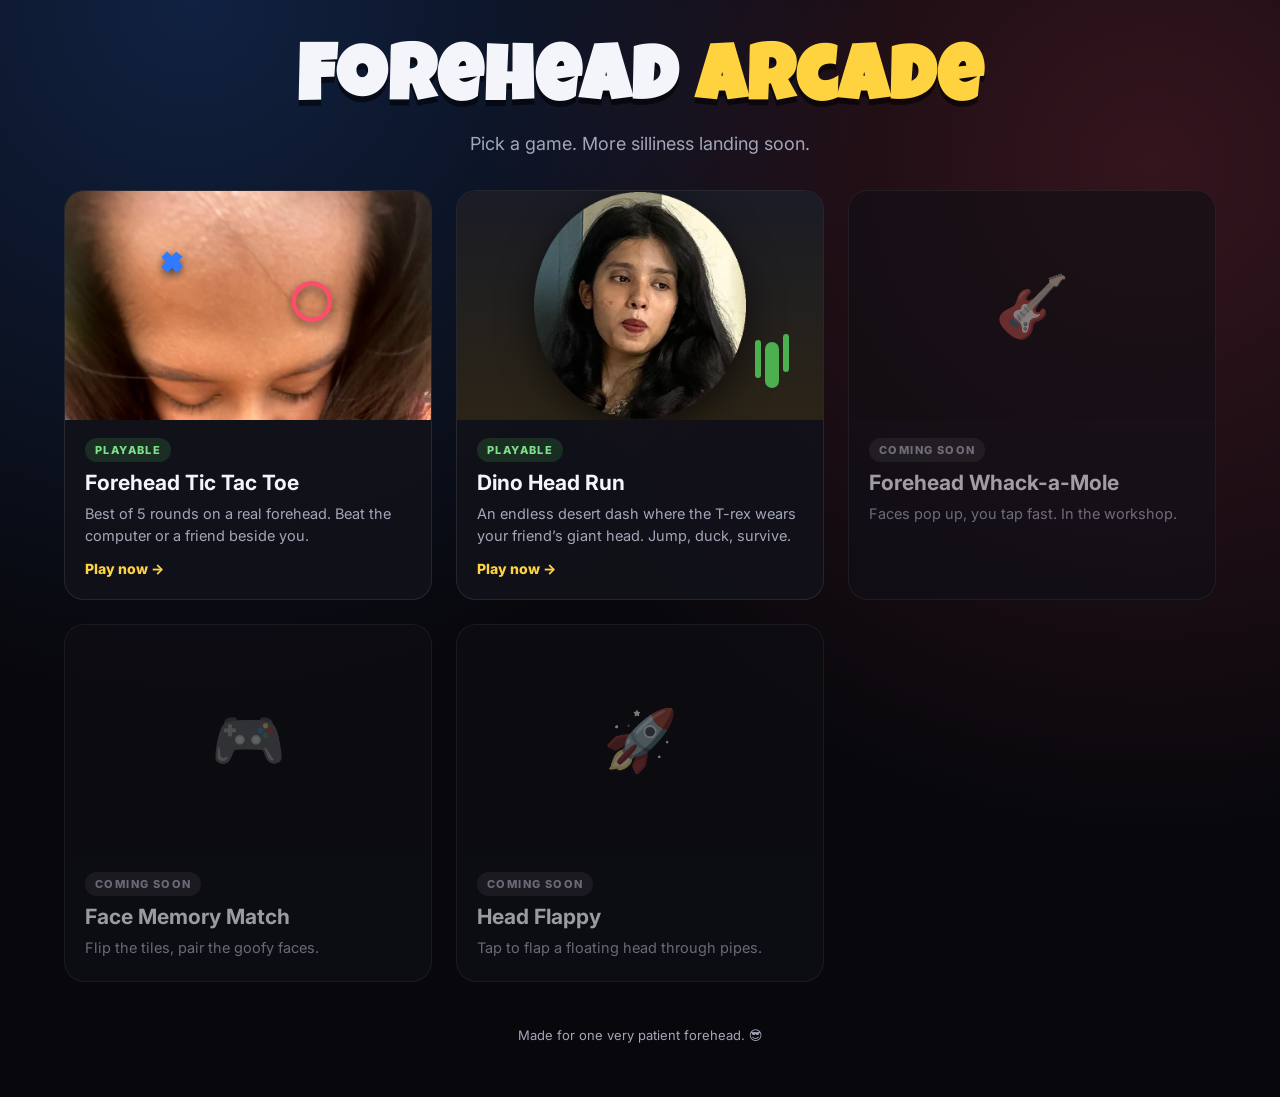
<file: index.html>
<!DOCTYPE html>
<html lang="en">
<head>
<meta charset="utf-8" />
<meta name="viewport" content="width=device-width, initial-scale=1, viewport-fit=cover" />
<title>Forehead Arcade</title>
<link rel="preconnect" href="https://fonts.googleapis.com" />
<link rel="preconnect" href="https://fonts.gstatic.com" crossorigin />
<link href="https://fonts.googleapis.com/css2?family=Luckiest+Guy&family=Inter:wght@600;800&display=swap" rel="stylesheet" />
<link rel="stylesheet" href="hub.css" />
</head>
<body>
<header class="hub-head">
  <h1 class="hub-title">Forehead <span class="hl">Arcade</span></h1>
  <p class="hub-sub">Pick a game. More silliness landing soon.</p>
</header>

<main class="hub-grid">
  <a class="card" href="games/tictactoe/index.html">
    <div class="card-art art-ttt">
      <img src="assets/forehead.jpg" alt="" />
      <span class="card-mark mark-x">&times;</span>
      <span class="card-mark mark-o">&#9675;</span>
    </div>
    <div class="card-body">
      <span class="badge badge-live">Playable</span>
      <h2>Forehead Tic Tac Toe</h2>
      <p>Best of 5 rounds on a real forehead. Beat the computer or a friend beside you.</p>
      <span class="card-cta">Play now &rarr;</span>
    </div>
  </a>

  <a class="card" href="games/runner/index.html">
    <div class="card-art art-run">
      <img src="assets/friend-head.png" alt="" />
      <span class="cactus"></span>
    </div>
    <div class="card-body">
      <span class="badge badge-live">Playable</span>
      <h2>Dino Head Run</h2>
      <p>An endless desert dash where the T-rex wears your friend&rsquo;s giant head. Jump, duck, survive.</p>
      <span class="card-cta">Play now &rarr;</span>
    </div>
  </a>

  <div class="card card-soon">
    <div class="card-art art-soon">&#127928;</div>
    <div class="card-body">
      <span class="badge">Coming soon</span>
      <h2>Forehead Whack-a-Mole</h2>
      <p>Faces pop up, you tap fast. In the workshop.</p>
    </div>
  </div>

  <div class="card card-soon">
    <div class="card-art art-soon">&#127918;</div>
    <div class="card-body">
      <span class="badge">Coming soon</span>
      <h2>Face Memory Match</h2>
      <p>Flip the tiles, pair the goofy faces.</p>
    </div>
  </div>

  <div class="card card-soon">
    <div class="card-art art-soon">&#128640;</div>
    <div class="card-body">
      <span class="badge">Coming soon</span>
      <h2>Head Flappy</h2>
      <p>Tap to flap a floating head through pipes.</p>
    </div>
  </div>
</main>

<footer class="hub-foot">Made for one very patient forehead. &#128526;</footer>
</body>
</html>
</file>
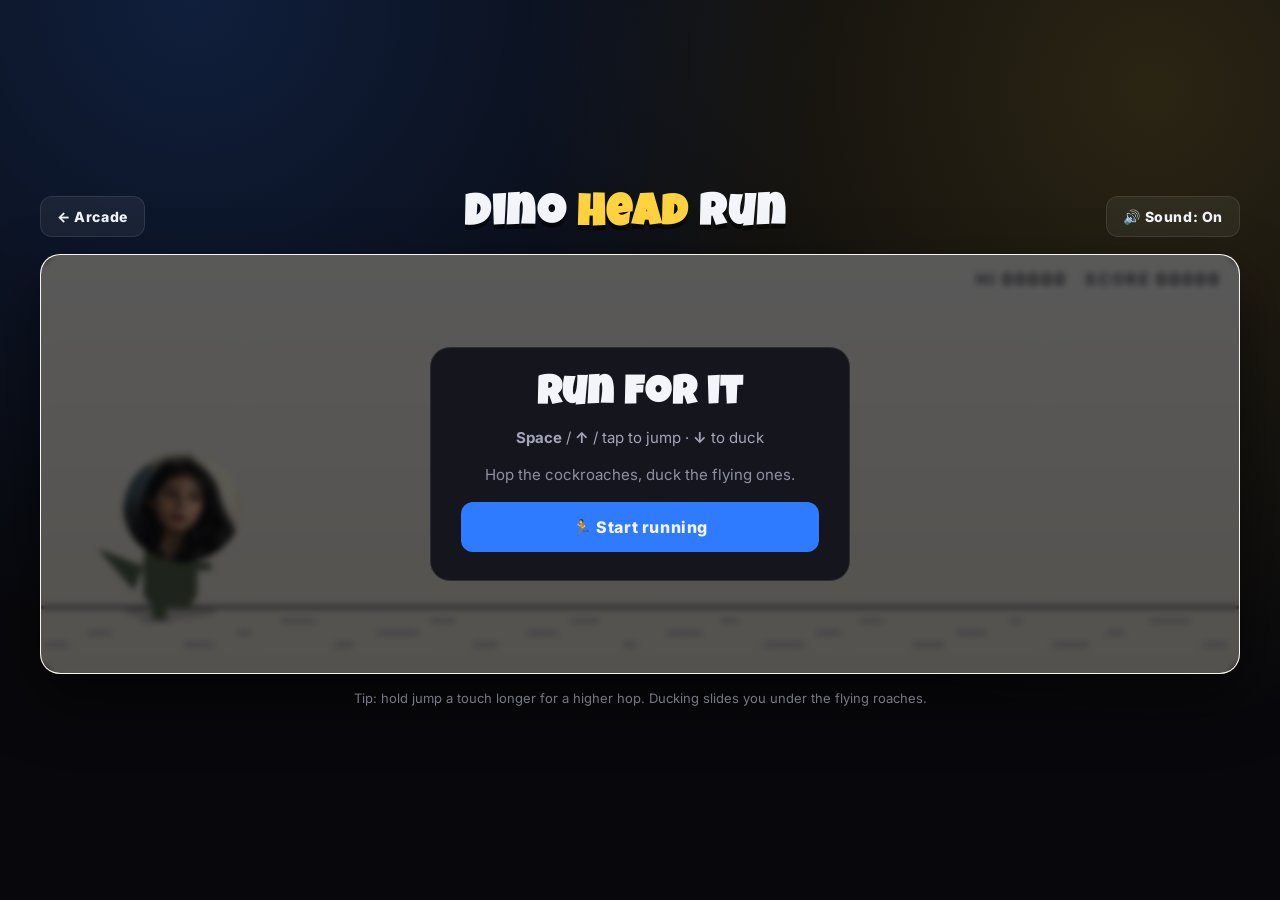
<file: games/runner/index.html>
<!DOCTYPE html>
<html lang="en">
<head>
<meta charset="utf-8" />
<meta name="viewport" content="width=device-width, initial-scale=1, maximum-scale=1, user-scalable=no, viewport-fit=cover" />
<title>Dino Head Run</title>
<link rel="preconnect" href="https://fonts.googleapis.com" />
<link rel="preconnect" href="https://fonts.gstatic.com" crossorigin />
<link href="https://fonts.googleapis.com/css2?family=Luckiest+Guy&family=Inter:wght@600;800&display=swap" rel="stylesheet" />
<link rel="stylesheet" href="style.css" />
</head>
<body>
<div class="wrap">
  <header class="topbar">
    <a class="btn btn-ghost" href="../../index.html">&larr; Arcade</a>
    <h1 class="title">Dino <span class="hl">Head</span> Run</h1>
    <button class="btn btn-ghost" id="soundBtn" aria-pressed="true">&#128266; Sound: On</button>
  </header>

  <div class="stage" id="stage">
    <canvas id="game" aria-label="Endless runner"></canvas>

    <div class="hud">
      <span class="hud-item">HI <b id="hiScore">00000</b></span>
      <span class="hud-item">SCORE <b id="score">00000</b></span>
    </div>

    <div class="screen" id="startScreen">
      <div class="screen-card">
        <h2>Run for it</h2>
        <p><b>Space</b> / <b>&uarr;</b> / tap to jump &middot; <b>&darr;</b> to duck</p>
        <p class="screen-note">Hop the cockroaches, duck the flying ones.</p>
        <button class="btn btn-primary btn-big" id="startBtn">&#127939; Start running</button>
      </div>
    </div>

    <div class="screen" id="overScreen" hidden>
      <div class="screen-card">
        <h2 class="over-title">Splat!</h2>
        <p id="overLine">Score 0</p>
        <button class="btn btn-primary btn-big" id="retryBtn">&#8635; Run again</button>
        <a class="btn btn-big" href="../../index.html">&#127968; Arcade</a>
      </div>
    </div>
  </div>

  <div class="touch-controls">
    <button class="pad" id="duckPad" type="button" aria-label="Duck">&#8681; Duck</button>
    <button class="pad pad-jump" id="jumpPad" type="button" aria-label="Jump">&#8679; Jump</button>
  </div>

  <p class="hint">Tip: hold jump a touch longer for a higher hop. Ducking slides you under the flying roaches.</p>
</div>

<script src="runner.js"></script>
</body>
</html>
</file>
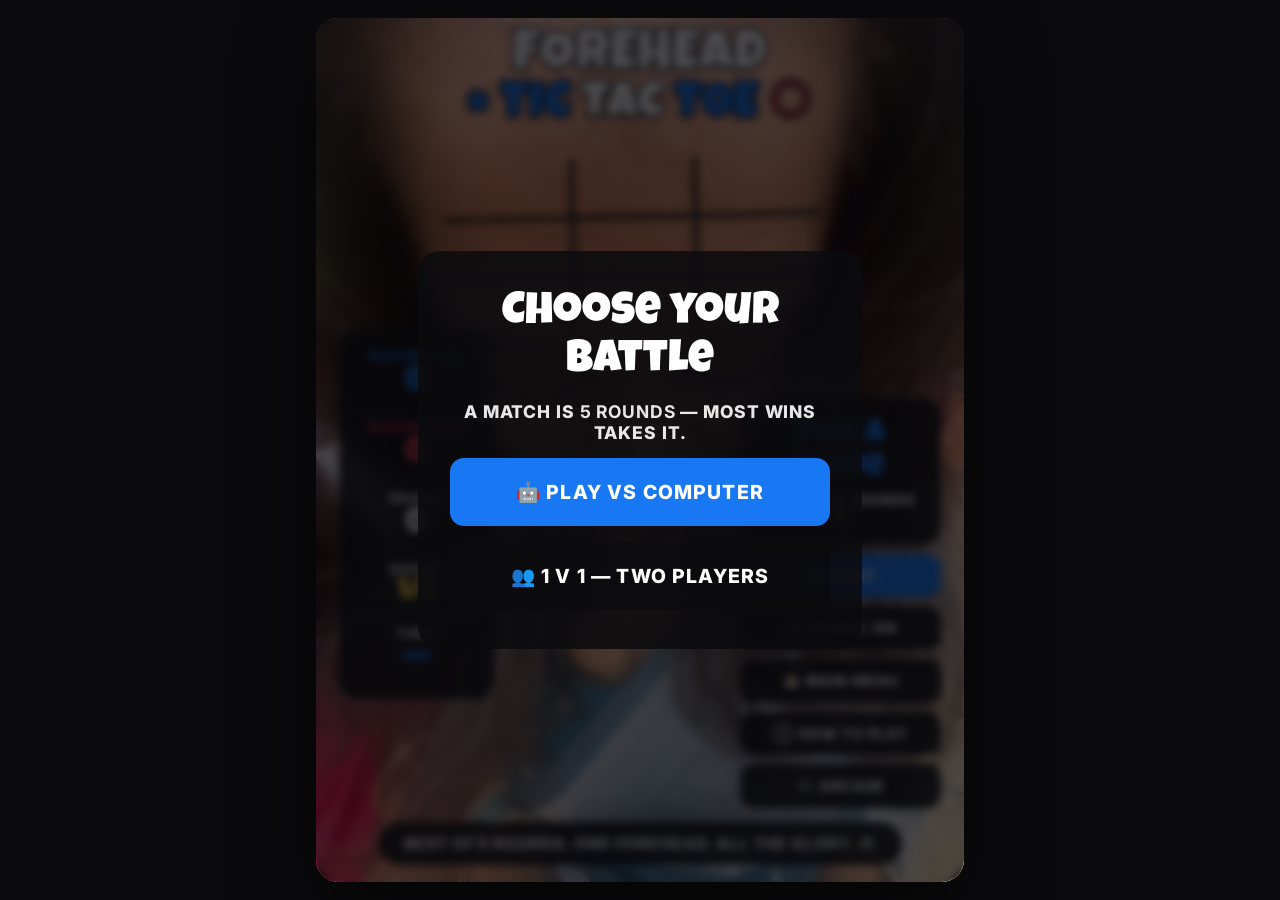
<file: games/tictactoe/index.html>
<!DOCTYPE html>
<html lang="en">
<head>
<meta charset="utf-8" />
<meta name="viewport" content="width=device-width, initial-scale=1, viewport-fit=cover" />
<title>Forehead Tic Tac Toe</title>
<link rel="preconnect" href="https://fonts.googleapis.com" />
<link rel="preconnect" href="https://fonts.gstatic.com" crossorigin />
<link href="https://fonts.googleapis.com/css2?family=Luckiest+Guy&family=Inter:wght@600;800&display=swap" rel="stylesheet" />
<link rel="stylesheet" href="style.css" />
</head>
<body>
<main class="stage" id="stage">
  <img class="photo" src="../../assets/forehead.jpg" alt="Forehead playing field" />

  <h1 class="title">
    <span class="title-line-1">Forehead</span>
    <span class="title-line-2"><span class="mark-x">&times;</span> Tic <span class="hl">Tac</span> Toe <span class="mark-o">&#9675;</span></span>
  </h1>

  <div class="board" id="board" role="grid" aria-label="Tic tac toe board">
    <svg class="grid-lines" viewBox="0 0 300 300" preserveAspectRatio="none" aria-hidden="true">
      <path d="M104 8 C102 100, 106 200, 101 292" />
      <path d="M199 6 C197 100, 201 200, 196 294" />
      <path d="M6 101 C100 98, 200 104, 294 99" />
      <path d="M8 199 C100 196, 200 202, 292 197" />
    </svg>
    <svg class="win-line" id="winLine" viewBox="0 0 300 300" preserveAspectRatio="none" aria-hidden="true">
      <path id="winPath" d="" />
    </svg>
  </div>

  <section class="panel panel-score" aria-label="Score">
    <div class="score-row">
      <span class="score-label label-x" id="labelX">Player 1 (X)</span>
      <span class="score-value value-x" id="scoreX">0</span>
    </div>
    <hr />
    <div class="score-row">
      <span class="score-label label-o" id="labelO">Player 2 (O)</span>
      <span class="score-value value-o" id="scoreO">0</span>
    </div>
    <hr />
    <div class="score-row">
      <span class="score-label">Draws</span>
      <span class="score-value value-draw" id="scoreDraws">0</span>
    </div>
    <hr />
    <div class="score-row">
      <span class="score-label">Round</span>
      <span class="score-value value-round" id="roundValue">1/5</span>
    </div>
    <hr />
    <div class="score-row">
      <span class="score-label">Turn</span>
      <span class="score-value" id="turnValue">&mdash;</span>
    </div>
  </section>

  <div class="right-stack">
    <section class="panel panel-status" id="statusPanel" aria-live="polite">
      <div class="status-title" id="statusTitle">Player 1</div>
      <div class="status-sub" id="statusSub">X &mdash; tap the forehead &#128070;</div>
    </section>
    <button class="btn btn-primary" id="resetBtn">&#8635; Reset</button>
    <button class="btn" id="soundBtn" aria-pressed="true">&#128266; Sound: On</button>
    <button class="btn" id="menuBtn">&#127968; Main menu</button>
    <button class="btn" id="howBtn">&#9432; How to play</button>
    <a class="btn" href="../../index.html">&#127918; Arcade</a>
  </div>

  <footer class="tagline" id="tagline">Best of 5 rounds. One forehead. All the glory. &#128526;</footer>

  <div class="screen" id="menuScreen" hidden>
    <div class="screen-card">
      <h2 class="screen-title">Choose your battle</h2>
      <p class="screen-sub">A match is <b>5 rounds</b> &mdash; most wins takes it.</p>
      <button class="btn btn-primary btn-big" id="playPvc">&#129302; Play vs Computer</button>
      <button class="btn btn-big" id="playPvp">&#128101; 1 v 1 &mdash; two players</button>
    </div>
  </div>

  <div class="screen" id="matchScreen" hidden>
    <div class="screen-card">
      <h2 class="match-title" id="matchTitle">Match over</h2>
      <p class="screen-sub" id="matchSub"></p>
      <p class="match-line" id="matchLine"></p>
      <button class="btn btn-primary btn-big" id="rematchBtn">&#8635; Play 5 more rounds</button>
      <button class="btn btn-big" id="backToMenuBtn">&#127968; Main menu</button>
    </div>
  </div>
</main>

<div class="modal-backdrop" id="modal" hidden>
  <div class="modal" role="dialog" aria-modal="true" aria-labelledby="modalTitle">
    <h2 id="modalTitle">How to play</h2>
    <ol>
      <li>Pick <b>vs Computer</b> or <b>1 v 1</b> from the menu. <b class="mark-x">Player 1</b> is X, the opponent is <b class="mark-o">O</b>.</li>
      <li>Tap a square on the forehead. Three in a row &mdash; across, down or diagonally &mdash; wins the round.</li>
      <li>A match is <b>5 rounds</b>; the next round starts automatically and the first move alternates each round.</li>
      <li>Most round wins takes the match, then the game resets back to the menu.</li>
      <li><b>Reset</b> replays the current round; <b>Main menu</b> abandons the match.</li>
    </ol>
    <button class="btn btn-primary" id="closeModal">Got it</button>
  </div>
</div>

<script src="game.js"></script>
</body>
</html>
</file>
<file: hub.css>
:root {
  --bg: #08080c;
  --panel: rgba(18, 18, 26, 0.92);
  --line: rgba(255, 255, 255, 0.09);
  --text: #f4f5fb;
  --muted: #a3a6b8;
  --x: #2f7bff;
  --o: #ff4d6d;
  --hl: #ffd23f;
}

* { box-sizing: border-box; }

body {
  margin: 0;
  min-height: 100vh;
  padding: 5vh 5vw 6vh;
  font-family: Inter, system-ui, sans-serif;
  color: var(--text);
  background:
    radial-gradient(circle at 15% 0%, rgba(47, 123, 255, 0.22), transparent 45%),
    radial-gradient(circle at 90% 15%, rgba(255, 77, 109, 0.18), transparent 45%),
    var(--bg);
}

.hub-head { text-align: center; margin-bottom: 4vh; }

.hub-title {
  font-family: "Luckiest Guy", Inter, sans-serif;
  font-size: clamp(38px, 7vw, 78px);
  letter-spacing: 2px;
  margin: 0;
  text-shadow: 0 6px 0 rgba(0, 0, 0, 0.55);
}

.hl { color: var(--hl); }

.hub-sub { color: var(--muted); margin: 10px 0 0; font-size: clamp(14px, 1.6vw, 18px); }

.hub-grid {
  display: grid;
  grid-template-columns: repeat(auto-fill, minmax(280px, 1fr));
  gap: 24px;
  max-width: 1180px;
  margin: 0 auto;
}

.card {
  background: var(--panel);
  border: 1px solid var(--line);
  border-radius: 20px;
  overflow: hidden;
  text-decoration: none;
  color: inherit;
  display: flex;
  flex-direction: column;
  transition: transform 0.18s ease, box-shadow 0.18s ease, border-color 0.18s ease;
}

a.card:hover {
  transform: translateY(-6px);
  border-color: rgba(255, 210, 63, 0.55);
  box-shadow: 0 22px 50px rgba(0, 0, 0, 0.55);
}

.card-art {
  position: relative;
  aspect-ratio: 16 / 10;
  overflow: hidden;
  background: #101018;
  display: grid;
  place-items: center;
}

.card-art img {
  width: 100%;
  height: 100%;
  object-fit: cover;
}

.art-ttt img { object-position: 50% 22%; }

.card-mark {
  position: absolute;
  font-family: "Luckiest Guy", Inter, sans-serif;
  font-size: 54px;
  text-shadow: 0 4px 10px rgba(0, 0, 0, 0.6);
}

.card-mark.mark-x { color: var(--x); left: 26%; top: 22%; }
.card-mark.mark-o { color: var(--o); right: 26%; top: 34%; }

.art-run {
  background: linear-gradient(180deg, #1a1c26 0%, #2b2416 100%);
}

.art-run img {
  width: 58%;
  height: auto;
  object-fit: contain;
  filter: drop-shadow(0 10px 18px rgba(0, 0, 0, 0.6));
}

.cactus {
  position: absolute;
  right: 12%;
  bottom: 14%;
  width: 14px;
  height: 46px;
  border-radius: 8px;
  background: #4caf50;
  box-shadow: -14px -6px 0 -4px #4caf50, 14px -12px 0 -4px #4caf50;
}

.art-soon { font-size: 60px; filter: grayscale(0.4); opacity: 0.75; }

.card-body { padding: 18px 20px 22px; display: flex; flex-direction: column; gap: 8px; }

.card-body h2 { margin: 0; font-size: 21px; }

.card-body p { margin: 0; color: var(--muted); font-size: 14.5px; line-height: 1.5; }

.badge {
  align-self: flex-start;
  font-size: 11px;
  font-weight: 800;
  letter-spacing: 1.4px;
  text-transform: uppercase;
  padding: 5px 10px;
  border-radius: 999px;
  background: rgba(255, 255, 255, 0.09);
  color: var(--muted);
}

.badge-live { background: rgba(76, 175, 80, 0.18); color: #7ee08a; }

.card-cta { margin-top: 6px; font-weight: 800; color: var(--hl); font-size: 14px; }

.card-soon { opacity: 0.62; }

.hub-foot { text-align: center; color: var(--muted); margin-top: 5vh; font-size: 13px; }
</file>
<file: games/runner/style.css>
:root {
  --bg: #08080c;
  --panel: rgba(18, 18, 26, 0.94);
  --line: rgba(255, 255, 255, 0.09);
  --text: #f4f5fb;
  --muted: #a3a6b8;
  --hl: #ffd23f;
  --blue: #2f7bff;
}

* { box-sizing: border-box; }

html, body { overscroll-behavior: none; }

body {
  margin: 0;
  min-height: 100svh;
  display: grid;
  place-items: center;
  padding: 3vh 3vw;
  -webkit-user-select: none;
  user-select: none;
  -webkit-tap-highlight-color: transparent;
  font-family: Inter, system-ui, sans-serif;
  color: var(--text);
  background:
    radial-gradient(circle at 15% 0%, rgba(47, 123, 255, 0.2), transparent 45%),
    radial-gradient(circle at 90% 10%, rgba(255, 210, 63, 0.14), transparent 45%),
    var(--bg);
}

.wrap { width: min(1200px, 100%); display: flex; flex-direction: column; gap: 16px; }

.topbar { display: flex; align-items: center; justify-content: space-between; gap: 12px; }

.title {
  font-family: "Luckiest Guy", Inter, sans-serif;
  font-size: clamp(24px, 4vw, 44px);
  margin: 0;
  letter-spacing: 1.5px;
  text-shadow: 0 5px 0 rgba(0, 0, 0, 0.5);
}

.hl { color: var(--hl); }

.stage {
  position: relative;
  aspect-ratio: 1200 / 420;
  border-radius: 20px;
  overflow: hidden;
  border: 1px solid var(--line);
  box-shadow: 0 26px 60px rgba(0, 0, 0, 0.55);
  background: #f7f4ec;
}

canvas { display: block; width: 100%; height: 100%; touch-action: none; }

.hud {
  position: absolute;
  top: 14px;
  right: 18px;
  display: flex;
  gap: 18px;
  font-weight: 800;
  font-size: clamp(12px, 1.3vw, 16px);
  letter-spacing: 2px;
  color: #5b5b6b;
}

.hud b { color: #23232e; }

.screen {
  position: absolute;
  inset: 0;
  display: grid;
  place-items: center;
  background: rgba(8, 8, 12, 0.66);
  backdrop-filter: blur(3px);
}

.screen[hidden] { display: none; }

.screen-card {
  background: var(--panel);
  border: 1px solid var(--line);
  border-radius: 20px;
  padding: 28px 30px;
  text-align: center;
  display: flex;
  flex-direction: column;
  gap: 12px;
  min-width: min(420px, 84%);
}

.screen-card h2 {
  font-family: "Luckiest Guy", Inter, sans-serif;
  font-size: clamp(26px, 3.4vw, 40px);
  margin: 0;
  letter-spacing: 1.2px;
}

.over-title { color: #ff6b81; }

.screen-card p { margin: 0 0 6px; color: var(--muted); font-size: 15px; }

.btn {
  font-family: Inter, system-ui, sans-serif;
  font-weight: 800;
  font-size: 14px;
  letter-spacing: 0.6px;
  color: var(--text);
  background: rgba(255, 255, 255, 0.08);
  border: 1px solid var(--line);
  border-radius: 12px;
  padding: 11px 16px;
  cursor: pointer;
  text-decoration: none;
  transition: transform 0.12s ease, background 0.16s ease;
}

.btn:hover { background: rgba(255, 255, 255, 0.15); transform: translateY(-1px); }

.btn-primary { background: var(--blue); border-color: transparent; }
.btn-primary:hover { background: #4b8dff; }

.btn-big { padding: 14px 18px; font-size: 16px; }

.btn-ghost { background: rgba(255, 255, 255, 0.06); }

.screen-note { font-size: 13px; opacity: 0.85; }

.hint { margin: 0; text-align: center; color: var(--muted); font-size: 13px; }

/* ---------- touch controls ---------- */
.touch-controls { display: none; gap: 12px; }

.pad {
  flex: 1;
  padding: 20px 10px;
  font-family: Inter, system-ui, sans-serif;
  font-size: 17px;
  font-weight: 800;
  letter-spacing: 1px;
  color: var(--text);
  background: rgba(255, 255, 255, 0.09);
  border: 1px solid var(--line);
  border-radius: 16px;
  touch-action: none;
}

.pad:active { background: rgba(255, 255, 255, 0.22); }

.pad-jump { background: var(--blue); border-color: transparent; }
.pad-jump:active { background: #6ba0ff; }

@media (hover: none) and (pointer: coarse) {
  .touch-controls { display: flex; }
  .hint { display: none; }
}

@media (max-width: 760px) {
  body { padding: 12px 10px 16px; align-content: start; }

  .wrap { gap: 12px; }

  .topbar { flex-wrap: wrap; justify-content: center; }

  .title { order: -1; width: 100%; text-align: center; }

  .btn { padding: 9px 12px; font-size: 13px; }

  .stage { aspect-ratio: 3 / 2; border-radius: 16px; }

  .hud { top: 10px; right: 12px; gap: 12px; letter-spacing: 1px; }

  .screen-card { padding: 20px 18px; min-width: 0; width: 88%; gap: 10px; }

  .screen-card p { font-size: 13.5px; }

  .btn-big { padding: 13px 14px; font-size: 15px; }
}

@media (max-width: 760px) and (orientation: landscape) {
  .stage { aspect-ratio: 1200 / 420; }

  .touch-controls .pad { padding: 14px 10px; }
}
</file>
<file: games/tictactoe/style.css>
:root {
  --x: #1877f2;
  --o: #ef3b52;
  --panel: rgba(12, 12, 14, 0.88);
  --radius: 18px;
}

* { box-sizing: border-box; }

html, body {
  margin: 0;
  height: 100%;
  background: #0b0b0d;
  font-family: "Inter", system-ui, -apple-system, sans-serif;
  color: #fff;
  -webkit-tap-highlight-color: transparent;
}

body {
  display: flex;
  align-items: center;
  justify-content: center;
  padding: 12px;
}

/* Stage keeps the photo's aspect ratio so every overlay can be placed in % */
.stage {
  position: relative;
  aspect-ratio: 768 / 1024;
  height: min(96vh, 1100px);
  max-width: 100%;
  border-radius: 22px;
  overflow: hidden;
  box-shadow: 0 30px 80px rgba(0, 0, 0, 0.6);
  container-type: inline-size;
}

.photo {
  position: absolute;
  inset: 0;
  width: 100%;
  height: 100%;
  object-fit: cover;
  user-select: none;
  -webkit-user-drag: none;
}

/* ---------- Title ---------- */
.title {
  position: absolute;
  top: 1.5%;
  left: 0;
  right: 0;
  margin: 0;
  text-align: center;
  font-family: "Luckiest Guy", "Inter", sans-serif;
  font-weight: 400;
  line-height: 0.95;
  letter-spacing: 1px;
  text-transform: uppercase;
  pointer-events: none;
}

.title span { display: block; }

.title-line-1 {
  font-size: 8.5cqw;
  color: #fff;
  -webkit-text-stroke: 0.7cqw #12121a;
  paint-order: stroke fill;
  text-shadow: 0 0.6cqw 0 rgba(0, 0, 0, 0.35);
}

.title-line-2 {
  font-size: 7.5cqw;
  color: var(--x);
  -webkit-text-stroke: 0.7cqw #12121a;
  paint-order: stroke fill;
  text-shadow: 0 0.6cqw 0 rgba(0, 0, 0, 0.35);
}

.title-line-2 .hl { display: inline; color: #fff; }
.title .mark-x { display: inline; color: var(--x); }
.title .mark-o { display: inline; color: var(--o); }

/* ---------- Board over the forehead ---------- */
.board {
  position: absolute;
  left: 19%;
  top: 16%;
  width: 60%;
  height: 21%;
  display: grid;
  grid-template-columns: repeat(3, 1fr);
  grid-template-rows: repeat(3, 1fr);
  transform: rotate(-1.2deg);
}

.grid-lines, .win-line {
  position: absolute;
  inset: 0;
  width: 100%;
  height: 100%;
  pointer-events: none;
  overflow: visible;
}

.grid-lines path {
  fill: none;
  stroke: #2b1d14;
  stroke-width: 6;
  stroke-linecap: round;
  vector-effect: non-scaling-stroke;
  opacity: 0.92;
  filter: drop-shadow(0 1px 1px rgba(255, 255, 255, 0.25));
}

.win-line path {
  fill: none;
  stroke: #ffd23f;
  stroke-width: 8;
  stroke-linecap: round;
  vector-effect: non-scaling-stroke;
  filter: drop-shadow(0 0 6px rgba(255, 210, 63, 0.9));
  stroke-dasharray: 600;
  stroke-dashoffset: 600;
}

.win-line.show path { animation: draw 0.45s ease forwards; }

@keyframes draw { to { stroke-dashoffset: 0; } }

.cell {
  position: relative;
  border: 0;
  padding: 0;
  background: transparent;
  cursor: pointer;
  display: grid;
  place-items: center;
  font-family: "Luckiest Guy", sans-serif;
  font-size: 11cqw;
  line-height: 1;
  color: transparent;
  transition: background-color 0.15s ease;
  border-radius: 10px;
}

.cell:hover:not(.taken) { background: rgba(255, 255, 255, 0.18); }
.cell.taken { cursor: default; }
.cell:disabled { cursor: default; }

.cell span {
  display: block;
  transform: rotate(-4deg) scale(0.4);
  opacity: 0;
  transition: transform 0.18s cubic-bezier(0.2, 1.6, 0.4, 1), opacity 0.18s ease;
  text-shadow: 0 2px 3px rgba(0, 0, 0, 0.3);
}

.cell.filled span { transform: rotate(-4deg) scale(1); opacity: 1; }
.cell.x { color: var(--x); }
.cell.o { color: var(--o); }

/* ---------- Panels ---------- */
.panel {
  background: var(--panel);
  border-radius: var(--radius);
  padding: 3cqw 2.5cqw;
  text-align: center;
  backdrop-filter: blur(6px);
}

.panel-score {
  position: absolute;
  left: 3.5%;
  top: 36%;
  width: 24%;
}

.score-row { display: block; }
.score-label {
  display: block;
  font-size: 2cqw;
  white-space: nowrap;
  font-weight: 800;
  letter-spacing: 0.08em;
  text-transform: uppercase;
  opacity: 0.95;
}
.label-x { color: var(--x); }
.label-o { color: var(--o); }
.score-value {
  display: block;
  font-family: "Luckiest Guy", sans-serif;
  font-size: 5.4cqw;
  line-height: 1.1;
}
.value-round { font-size: 4.4cqw; color: #ffd23f; }
.value-x { color: var(--x); }
.value-o { color: var(--o); }
#turnValue { color: var(--x); }
#turnValue.o { color: var(--o); }

.panel hr {
  border: 0;
  border-top: 1px solid rgba(255, 255, 255, 0.18);
  margin: 1.2cqw 0;
}

.right-stack {
  position: absolute;
  right: 3.5%;
  top: 44%;
  width: 31%;
  display: flex;
  flex-direction: column;
  gap: 1.4cqw;
}

.panel-status .status-title {
  font-family: "Luckiest Guy", sans-serif;
  font-size: 5cqw;
  line-height: 1.05;
  color: var(--x);
}
.panel-status.lose .status-title { color: var(--o); }
.panel-status.draw .status-title { color: #ffd23f; }
.panel-status .status-sub {
  margin-top: 0.8cqw;
  font-size: 2.2cqw;
  font-weight: 800;
  letter-spacing: 0.06em;
  text-transform: uppercase;
}

.btn {
  font-family: "Inter", sans-serif;
  font-size: 2.2cqw;
  font-weight: 800;
  letter-spacing: 0.06em;
  text-transform: uppercase;
  color: #fff;
  background: var(--panel);
  border: 0;
  border-radius: 14px;
  padding: 2cqw 1cqw;
  cursor: pointer;
  text-align: center;
  text-decoration: none;
  display: block;
  transition: transform 0.12s ease, filter 0.12s ease;
}

.btn:hover { filter: brightness(1.25); }
.btn:active { transform: scale(0.97); }
.btn-primary { background: var(--x); }

.tagline {
  position: absolute;
  left: 50%;
  bottom: 2%;
  transform: translateX(-50%);
  background: var(--panel);
  border-radius: 999px;
  padding: 1.8cqw 4cqw;
  font-size: 2.4cqw;
  font-weight: 800;
  letter-spacing: 0.06em;
  text-transform: uppercase;
  white-space: nowrap;
}

/* ---------- Menu / match-over screens ---------- */
.screen {
  position: absolute;
  inset: 0;
  background: rgba(6, 6, 10, 0.72);
  backdrop-filter: blur(4px);
  display: grid;
  place-items: center;
  padding: 6cqw;
  z-index: 5;
}
.screen[hidden] { display: none; }

.screen-card {
  background: var(--panel);
  border-radius: 22px;
  padding: 6cqw 5cqw;
  width: 100%;
  max-width: 78%;
  text-align: center;
  display: flex;
  flex-direction: column;
  gap: 2.4cqw;
}

.screen-title, .match-title {
  margin: 0;
  font-family: "Luckiest Guy", sans-serif;
  font-weight: 400;
  font-size: 7cqw;
  line-height: 1.05;
  color: #fff;
}
.match-title.win { color: var(--x); }
.match-title.lose { color: var(--o); }
.match-title.draw { color: #ffd23f; }

.screen-sub {
  margin: 0;
  font-size: 2.7cqw;
  font-weight: 800;
  letter-spacing: 0.05em;
  text-transform: uppercase;
  opacity: 0.9;
}

.match-line {
  margin: 0;
  font-family: "Luckiest Guy", sans-serif;
  font-size: 4cqw;
  color: #ffd23f;
}

.btn-big { font-size: 3cqw; padding: 3.4cqw 2cqw; }

/* ---------- Modal ---------- */
.modal-backdrop {
  position: fixed;
  inset: 0;
  background: rgba(0, 0, 0, 0.7);
  display: grid;
  place-items: center;
  padding: 20px;
  z-index: 10;
}
.modal-backdrop[hidden] { display: none; }

.modal {
  background: #16161a;
  border-radius: 20px;
  padding: 26px;
  max-width: 460px;
  width: 100%;
}
.modal h2 {
  margin: 0 0 12px;
  font-family: "Luckiest Guy", sans-serif;
  font-weight: 400;
  font-size: 28px;
}
.modal ol { margin: 0 0 20px; padding-left: 20px; line-height: 1.6; font-size: 15px; }
.modal .btn { width: 100%; font-size: 14px; padding: 14px; }
.modal .mark-x { color: var(--x); }
.modal .mark-o { color: var(--o); }

@media (max-width: 520px) {
  body { padding: 0; }
  .stage { height: 100vh; border-radius: 0; }
}
</file>
